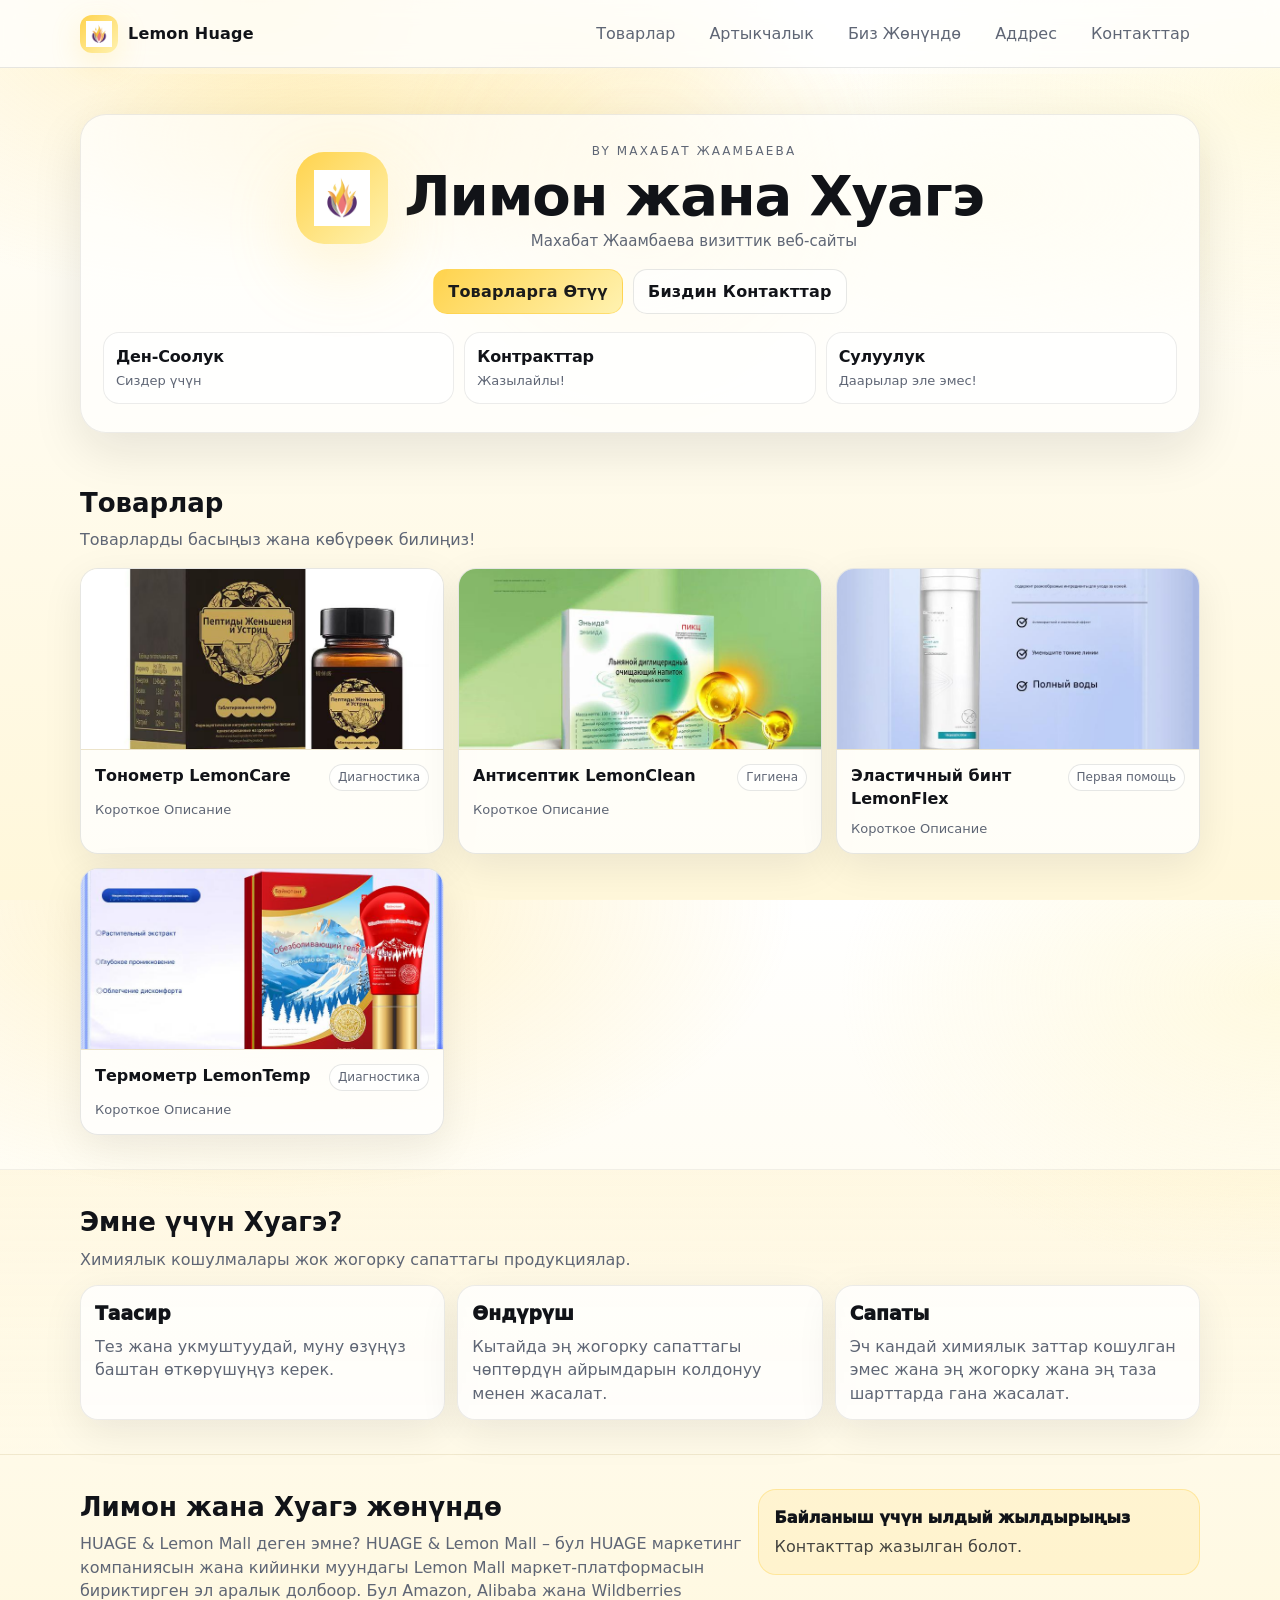
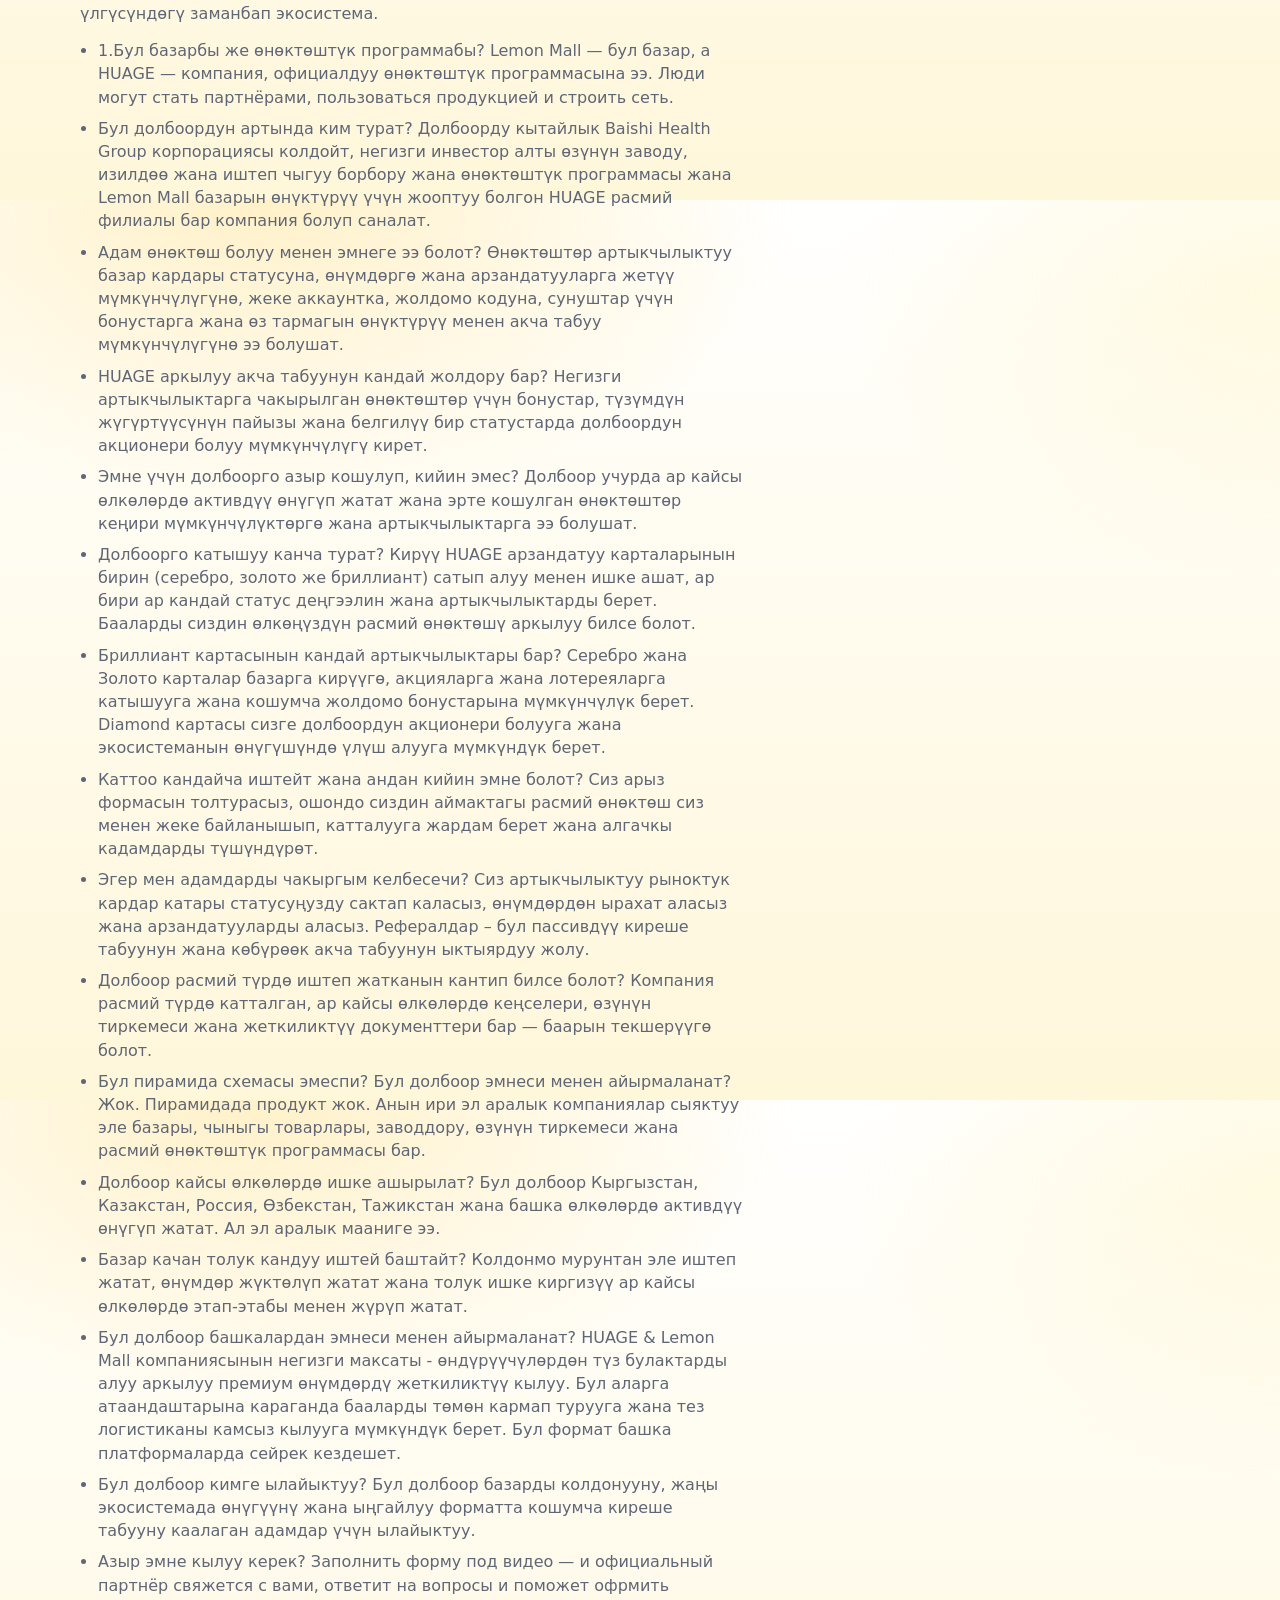
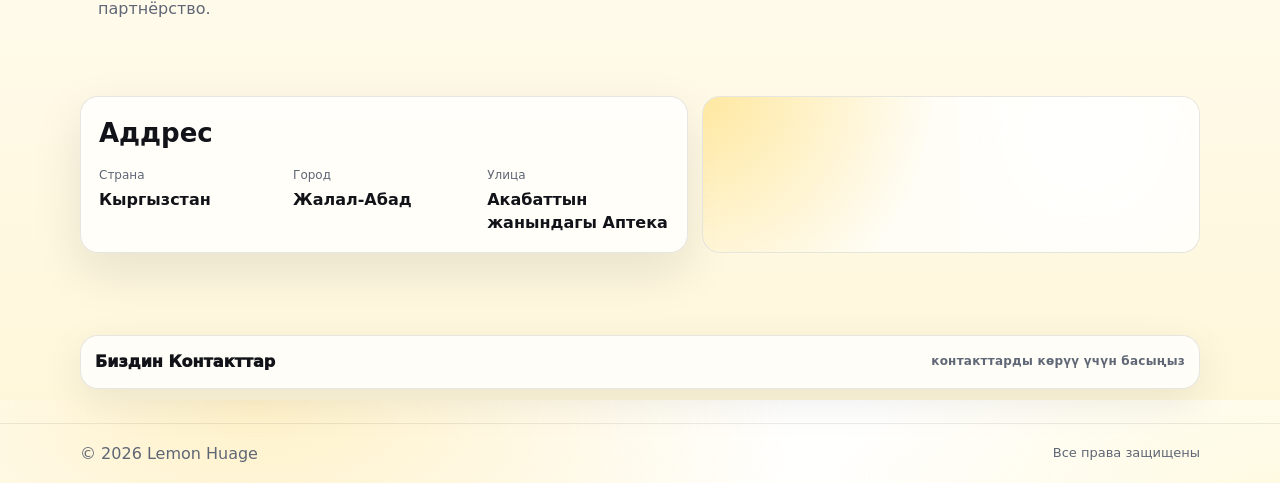
<file: Visit Lemon Huage/Code/HTML/index.html>
<!doctype html>
<html lang="ru">
<head>
    <meta charset="UTF-8" />
    <meta name="viewport" content="width=device-width, initial-scale=1" />
    <title>Lemon Huage</title>

    <link rel="stylesheet" href="../CSS/style.css" />
</head>
<body>
<header class="header header--light">
    <div class="container header__row">
        <a class="brand brand--center" href="#top" aria-label="Lemon Huage">
            <span class="brand__mark brand__mark--lemon" aria-hidden="true">
                <img class="brand__logoImg" src="../../PHOTO/LOGO.png" alt="Lemon Huage logo" />
            </span>
            <span class="brand__name">Lemon Huage</span>
        </a>

        <nav class="nav nav--light" aria-label="Навигация">
            <a class="nav__link" href="#products">Товарлар</a>
            <a class="nav__link" href="#features">Артыкчалык</a>
            <a class="nav__link" href="#about">Биз Жөнүндө</a>
            <a class="nav__link" href="#Address">Аддрес</a>
            <a class="nav__link" href="#socials">Контакттар</a>
        </nav>
    </div>
</header>

<main id="top">
    <section class="hero hero--light">
        <div class="container hero__wrap">
            <div class="hero__bg" aria-hidden="true"></div>

            <div class="hero__center">
                <div class="hero__logo">
                    <div class="hero__logoMark" aria-hidden="true">
                        <img class="hero__logoImg" src="../../PHOTO/LOGO.png" alt="" />
                    </div>
                    <div class="hero__logoText">
                        <p class="hero__kicker">by Махабат Жаамбаева</p>
                        <h1 class="hero__title">Лимон жана Хуагэ</h1>
                        <p class="hero__subtitle">
                            Махабат Жаамбаева визиттик веб-сайты
                        </p>
                    </div>
                </div>

                <div class="hero__actions">
                    <a class="btn btn--primary" href="#products">Товарларга Өтүү</a>
                    <a class="btn btn--ghost" href="#socials">Биздин Контакттар</a>
                </div>

                <div class="hero__stats" aria-label="Преимущества">
                    <div class="stat">
                        <p class="stat__value">Ден-Соолук</p>
                        <p class="stat__label">Сиздер үчүн</p>
                    </div>
                    <div class="stat">
                        <p class="stat__value">Контракттар</p>
                        <p class="stat__label">Жазылайлы!</p>
                    </div>
                    <div class="stat">
                        <p class="stat__value">Сулуулук</p>
                        <p class="stat__label">Даарылар эле эмес!</p>
                    </div>
                </div>
            </div>
        </div>
    </section>

    <section class="section section--light" id="products">
        <div class="container">
            <div class="section__head section__head--light">
                <div>
                    <h2 class="section__title">Товарлар</h2>
                    <p class="section__subtitle">Товарларды басыңыз жана көбүрөөк билиңиз!</p>
                </div>
            </div>
            <div id="productsGrid" class="grid grid--light" aria-live="polite"></div>
        </div>
    </section>

    <section class="section section--softLight" id="features">
        <div class="container">
            <div class="section__head section__head--light">
                <div>
                    <h2 class="section__title">Эмне үчүн Хуагэ?</h2>
                    <p class="section__subtitle">Химиялык кошулмалары жок жогорку сапаттагы продукциялар.</p>
                </div>
            </div>

            <div class="featureGrid">
                <article class="featureCard">
                    <h3 class="featureCard__title">Таасир</h3>
                    <p class="featureCard__text">Тез жана укмуштуудай, муну өзүңүз баштан өткөрүшүңүз керек.</p>
                </article>
                <article class="featureCard">
                    <h3 class="featureCard__title">Өндүрүш</h3>
                    <p class="featureCard__text">Кытайда эң жогорку сапаттагы чөптөрдүн айрымдарын колдонуу менен жасалат.</p>
                </article>
                <article class="featureCard">
                    <h3 class="featureCard__title">Сапаты</h3>
                    <p class="featureCard__text">Эч кандай химиялык заттар кошулган эмес жана эң жогорку жана эң таза шарттарда гана жасалат.</p>
                </article>
            </div>
        </div>
    </section>

    <section class="section section--light" id="about">
        <div class="container about about--light">
            <div class="about__main">
                <h2 class="section__title">Лимон жана Хуагэ жөнүндө</h2>
                <p class="section__subtitle">
                    HUAGE & Lemon Mall деген эмне? HUAGE & Lemon Mall – бул HUAGE маркетинг компаниясын жана кийинки муундагы Lemon Mall маркет-платформасын бириктирген эл аралык долбоор. Бул Amazon, Alibaba жана Wildberries үлгүсүндөгү заманбап экосистема.
                </p>

                <ul class="list list--light">
                    <li>1.Бул базарбы же өнөктөштүк программабы? Lemon Mall — бул базар, а HUAGE — компания, официалдуу өнөктөштүк программасына ээ. Люди могут стать партнёрами, пользоваться продукцией и строить сеть.</li>
                    <li>Бул долбоордун артында ким турат? Долбоорду кытайлык Baishi Health Group корпорациясы колдойт, негизги инвестор алты өзүнүн заводу, изилдөө жана иштеп чыгуу борбору жана өнөктөштүк программасы жана Lemon Mall базарын өнүктүрүү үчүн жооптуу болгон HUAGE расмий филиалы бар компания болуп саналат.</li>
                    <li>Адам өнөктөш болуу менен эмнеге ээ болот? Өнөктөштөр артыкчылыктуу базар кардары статусуна, өнүмдөргө жана арзандатууларга жетүү мүмкүнчүлүгүнө, жеке аккаунтка, жолдомо кодуна, сунуштар үчүн бонустарга жана өз тармагын өнүктүрүү менен акча табуу мүмкүнчүлүгүнө ээ болушат.</li>
                    <li>HUAGE аркылуу акча табуунун кандай жолдору бар? Негизги артыкчылыктарга чакырылган өнөктөштөр үчүн бонустар, түзүмдүн жүгүртүүсүнүн пайызы жана белгилүү бир статустарда долбоордун акционери болуу мүмкүнчүлүгү кирет.</li>
                    <li>Эмне үчүн долбоорго азыр кошулуп, кийин эмес? Долбоор учурда ар кайсы өлкөлөрдө активдүү өнүгүп жатат жана эрте кошулган өнөктөштөр кеңири мүмкүнчүлүктөргө жана артыкчылыктарга ээ болушат.</li>
                    <li>Долбоорго катышуу канча турат? Кирүү HUAGE арзандатуу карталарынын бирин (серебро, золото же бриллиант) сатып алуу менен ишке ашат, ар бири ар кандай статус деңгээлин жана артыкчылыктарды берет. Бааларды сиздин өлкөңүздүн расмий өнөктөшү аркылуу билсе болот.</li>
                    <li>Бриллиант картасынын кандай артыкчылыктары бар? Серебро жана Золото карталар базарга кирүүгө, акцияларга жана лотереяларга катышууга жана кошумча жолдомо бонустарына мүмкүнчүлүк берет. Diamond картасы сизге долбоордун акционери болууга жана экосистеманын өнүгүшүндө үлүш алууга мүмкүндүк берет.</li>
                    <li>Каттоо кандайча иштейт жана андан кийин эмне болот? Сиз арыз формасын толтурасыз, ошондо сиздин аймактагы расмий өнөктөш сиз менен жеке байланышып, катталууга жардам берет жана алгачкы кадамдарды түшүндүрөт.</li>
                    <li>Эгер мен адамдарды чакыргым келбесечи? Сиз артыкчылыктуу рыноктук кардар катары статусуңузду сактап каласыз, өнүмдөрдөн ырахат аласыз жана арзандатууларды аласыз. Рефералдар – бул пассивдүү киреше табуунун жана көбүрөөк акча табуунун ыктыярдуу жолу.</li>
                    <li>Долбоор расмий түрдө иштеп жатканын кантип билсе болот? Компания расмий түрдө катталган, ар кайсы өлкөлөрдө кеңселери, өзүнүн тиркемеси жана жеткиликтүү документтери бар — баарын текшерүүгө болот.</li>
                    <li>Бул пирамида схемасы эмеспи? Бул долбоор эмнеси менен айырмаланат? Жок. Пирамидада продукт жок. Анын ири эл аралык компаниялар сыяктуу эле базары, чыныгы товарлары, заводдору, өзүнүн тиркемеси жана расмий өнөктөштүк программасы бар.</li>
                    <li>Долбоор кайсы өлкөлөрдө ишке ашырылат? Бул долбоор Кыргызстан, Казакстан, Россия, Өзбекстан, Тажикстан жана башка өлкөлөрдө активдүү өнүгүп жатат. Ал эл аралык мааниге ээ.</li>
                    <li>Базар качан толук кандуу иштей баштайт? Колдонмо мурунтан эле иштеп жатат, өнүмдөр жүктөлүп жатат жана толук ишке киргизүү ар кайсы өлкөлөрдө этап-этабы менен жүрүп жатат.</li>
                    <li>Бул долбоор башкалардан эмнеси менен айырмаланат? HUAGE & Lemon Mall компаниясынын негизги максаты - өндүрүүчүлөрдөн түз булактарды алуу аркылуу премиум өнүмдөрдү жеткиликтүү кылуу. Бул аларга атаандаштарына караганда бааларды төмөн кармап турууга жана тез логистиканы камсыз кылууга мүмкүндүк берет. Бул формат башка платформаларда сейрек кездешет.</li>
                    <li>Бул долбоор кимге ылайыктуу? Бул долбоор базарды колдонууну, жаңы экосистемада өнүгүүнү жана ыңгайлуу форматта кошумча киреше табууну каалаган адамдар үчүн ылайыктуу.</li>
                    <li>Азыр эмне кылуу керек? Заполнить форму под видео — и официальный партнёр свяжется с вами, ответит на вопросы и поможет офрмить партнёрство.</li>
                </ul>
            </div>

            <aside class="about__note">
                <h3 class="about__noteTitle">Байланыш үчүн ылдый жылдырыңыз</h3>
                <p class="about__noteText">
                    Контакттар жазылган болот.
                </p>
            </aside>
        </div>
    </section>

    <section class="section section--light" id="Address">
        <div class="container contacts contacts--light">
            <div class="contacts__card contacts__card--light">
                <h2 class="section__title">Аддрес</h2>
                <p class="section__subtitle"></p>

                <div class="contacts__grid">
                    <div>
                        <p class="meta">Страна</p>
                        <p class="value">Кыргызстан</p>
                    </div>
                    <div>
                        <p class="meta">Город</p>
                        <p class="value">Жалал-Абад</p>
                    </div>
                    <div>
                        <p class="meta">Улица</p>
                        <p class="value">Акабаттын жанындагы Аптека</p>
                    </div>
                </div>
            </div>

            <div class="contacts__accent contacts__accent--light" aria-hidden="true">
                <div class="accentBlob accentBlob--lemon"></div>
                <div class="accentBlob accentBlob--white"></div>
            </div>
        </div>
    </section>

    <section class="section section--light" id="socials">
        <div class="container">
            <details class="contactsDrop">
                <summary class="contactsDrop__summary">
                    <span>Биздин Контакттар</span>
                    <span class="contactsDrop__hint">контакттарды көрүү үчүн басыңыз</span>
                </summary>

                <div class="contactsDrop__body">
                    <ul class="contactsDrop__list">
                        <li><a class="contactsDrop__link" href="https://t.me/Aitleva73" target="_blank" rel="noreferrer">Telegram: Махабат Лимон</a></li>
                        <li><a class="contactsDrop__link" href="https://wa.me/+996220054617" target="_blank" rel="noreferrer">Whatsapp. Жазуу үчүн басыңыз</a></li>
                        <li><a class="contactsDrop__link" href="tel:+70000000000">Телефон: +996220054617</a></li>
                    </ul>
                    <p class="contactsDrop__small">Telegram жана WhatsApp аркылуу жазсаңыз жакшы болот</p>
                </div>
            </details>
        </div>
    </section>
</main>

<footer class="footer footer--light">
    <div class="container footer__row">
        <p class="footer__copy">© <span id="year"></span> Lemon Huage</p>
        <p class="footer__small">Все права защищены</p>
    </div>
</footer>

<div class="modal" id="productModal" hidden aria-hidden="true">
    <div class="modal__backdrop" data-close="true"></div>

    <div class="modal__dialog" role="dialog" aria-modal="true" aria-labelledby="modalTitle">
        <button class="modal__close" type="button" data-close="true" aria-label="Закрыть">×</button>

        <div class="modal__grid">
            <div class="modal__media">
                <img class="modal__img" id="modalImg" alt="" />
            </div>

            <div class="modal__content">
                <p class="modal__tag" id="modalCategory"></p>
                <h2 class="modal__title" id="modalTitle">Название товара</h2>

                <p class="modal__price" id="modalPrice"></p>
                <p class="modal__desc" id="modalDesc"></p>

                <div class="modal__actions">
                    <a class="btn btn--ghost" id="modalOpenPage" href="./product.html?id=example">Открыть страницу</a>
                </div>

                <div class="modal__meta">
                    <div class="metaBlock">
                        <p class="metaBlock__k">Формат</p>
                        <p class="metaBlock__v" id="modalFormat">Шаблон</p>
                    </div>
                    <div class="metaBlock">
                        <p class="metaBlock__k">Примечание</p>
                        <p class="metaBlock__v">Тут позже добавишь характеристики/инструкцию</p>
                    </div>
                </div>
            </div>
        </div>

        <div class="modal__footer">
            <p class="modal__small">Это шаблон. Данные подставятся из JS по ID товара.</p>
        </div>
    </div>
</div>

<div class="cursorGlow" aria-hidden="true"></div>

<script src="../JS/script.js"></script>
</body>
</html>
</file>
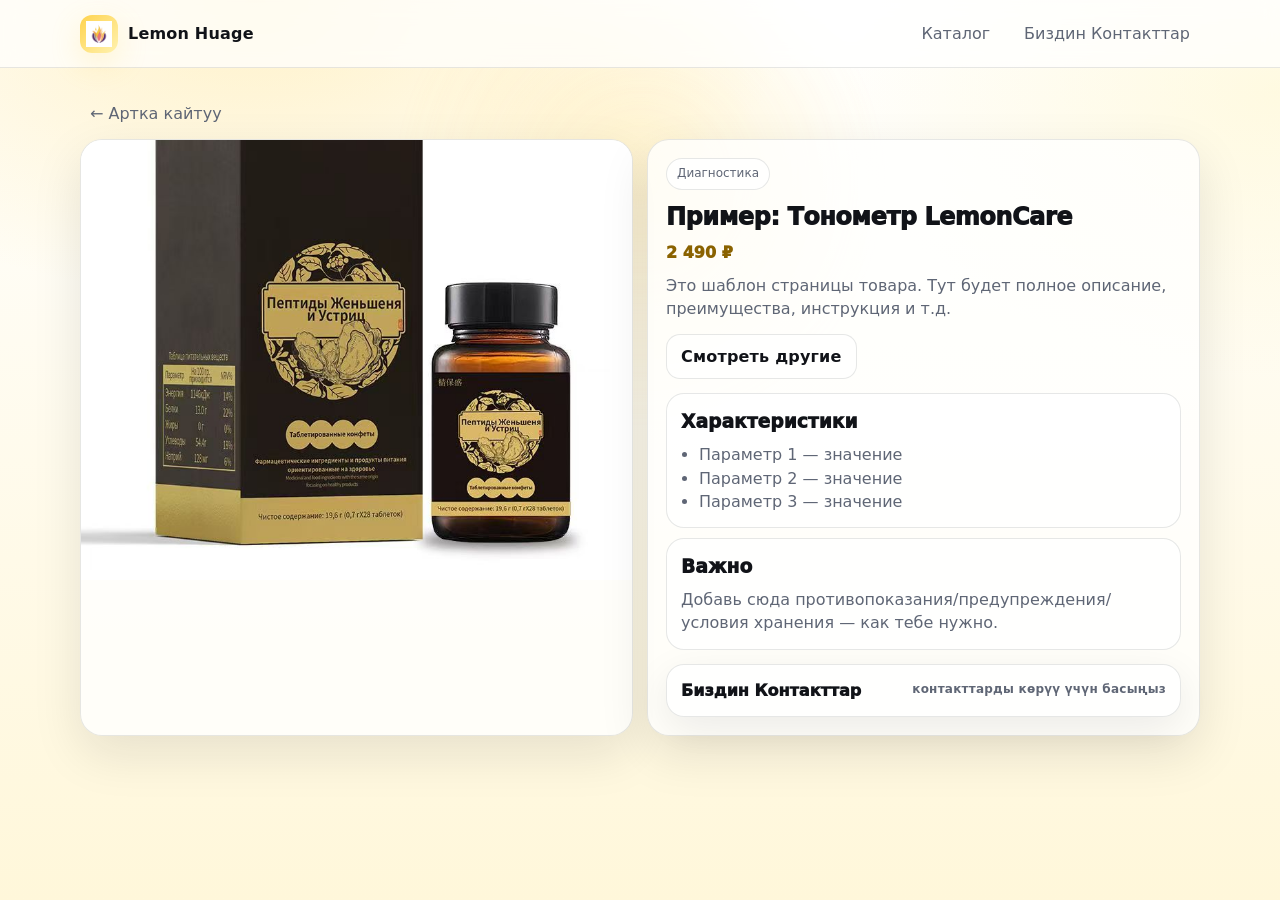
<file: Visit Lemon Huage/Code/HTML/product.html>
<!doctype html>
<html lang="ru">
<head>
  <meta charset="UTF-8" />
  <meta name="viewport" content="width=device-width, initial-scale=1" />
  <title>Товар — Lemon Huage</title>

  <link rel="stylesheet" href="../CSS/style.css" />
</head>
<body>
<header class="header header--light">
  <div class="container header__row">
    <a class="brand brand--center" href="./index.html#top" aria-label="Lemon Huage">
            <span class="brand__mark brand__mark--lemon" aria-hidden="true">
                <img class="brand__logoImg" src="../../PHOTO/LOGO.png" alt="Lemon Huage logo" />
            </span>
      <span class="brand__name">Lemon Huage</span>
    </a>

    <nav class="nav nav--light" aria-label="Навигация">
      <a class="nav__link" href="./index.html#products">Каталог</a>
      <a class="nav__link" href="./index.html#socials">Биздин Контакттар</a>
    </nav>
  </div>
</header>

<main>
  <section class="section section--light">
    <div class="container">
      <a class="nav__link" href="./index.html#products">← Артка кайтуу</a>

      <div class="productPage">
        <div class="productPage__media">
          <img class="productPage__img" id="productImg" src="../../PHOTO/AD - 1.jpg" alt="Пример товара" />
        </div>

        <div class="productPage__content">
          <p class="productPage__tag" id="productCategory">Диагностика</p>
          <h1 class="productPage__title" id="productTitle">Пример: Тонометр LemonCare</h1>
          <p class="productPage__price" id="productPrice">2 490 ₽</p>

          <p class="productPage__desc" id="productDesc">
            Это шаблон страницы товара. Тут будет полное описание, преимущества, инструкция и т.д.
          </p>

          <div class="productPage__actions">
            <a class="btn btn--ghost" href="./index.html#products">Смотреть другие</a>
          </div>

          <div class="productPage__blocks">
            <div class="infoBlock">
              <h3 class="infoBlock__title">Характеристики</h3>
              <ul class="infoBlock__list">
                <li>Параметр 1 — значение</li>
                <li>Параметр 2 — значение</li>
                <li>Параметр 3 — значение</li>
              </ul>
            </div>

            <div class="infoBlock">
              <h3 class="infoBlock__title">Важно</h3>
              <p class="infoBlock__text">
                Добавь сюда противопоказания/предупреждения/условия хранения — как тебе нужно.
              </p>
            </div>
          </div>

          <details class="contactsDrop">
            <summary class="contactsDrop__summary">
              <span>Биздин Контакттар</span>
              <span class="contactsDrop__hint">контакттарды көрүү үчүн басыңыз</span>
            </summary>

            <div class="contactsDrop__body">
              <ul class="contactsDrop__list">
                <li><a class="contactsDrop__link" href="https://t.me/Aitleva73" target="_blank" rel="noreferrer">Telegram: Махабат Лимон</a></li>
                <li><a class="contactsDrop__link" href="https://wa.me/+996220054617" target="_blank" rel="noreferrer">Whatsapp. Жазуу үчүн басыңыз</a></li>
                <li><a class="contactsDrop__link" href="tel:+70000000000">Телефон: +996220054617</a></li>
              </ul>
            </div>
          </details>


        </div>
      </div>
    </div>
  </section>
</main>

<div class="cursorGlow" aria-hidden="true"></div>
<script src="../JS/script.js"></script>
</body>
</html>
</file>
<file: Visit Lemon Huage/Code/CSS/style.css>
:root{
    --bg: #ffffff;
    --bg2:#fff7da;

    --panel:#ffffff;
    --panel2:#fffdf2;

    --text:#111318;
    --muted:#5f6675;

    --line: rgba(17, 19, 24, .10);

    --lemon:#ffd34d;
    --lemon2:#fff2b0;

    --shadow: 0 18px 50px rgba(17, 19, 24, .10);
    --radius: 18px;

    /* mouse glow position */
    --mx: 50vw;
    --my: 20vh;
}

*{box-sizing:border-box}
html,body{height:100%}
body{
    margin:0;
    font-family: ui-sans-serif, system-ui, -apple-system, Segoe UI, Roboto, Arial, "Noto Sans", "Helvetica Neue", sans-serif;
    color: var(--text);
    line-height:1.45;

    background:
            radial-gradient(900px 500px at 20% 0%, rgba(255, 211, 77, .30), transparent 60%),
            radial-gradient(800px 520px at 100% 10%, rgba(255, 242, 176, .35), transparent 55%),
            linear-gradient(180deg, var(--bg), var(--bg2));
}

a{color:inherit; text-decoration:none}
.container{width:min(1120px, calc(100% - 32px)); margin:0 auto}

[hidden]{display:none !important}

/* cursor glow */
.cursorGlow{
    position: fixed;
    inset: 0;
    pointer-events: none;
    z-index: 2;
    opacity: .80;
    background:
            radial-gradient(340px 340px at var(--mx) var(--my),
            rgba(255, 211, 77, .28),
            rgba(255, 211, 77, .14) 35%,
            transparent 72%);
    filter: blur(14px);
    transition: opacity .25s ease;
}
@media (prefers-reduced-motion: reduce){
    .cursorGlow{display:none}
}

/* header */
.header{
    position:sticky;
    top:0;
    z-index:10;
    backdrop-filter: blur(10px);
    background: rgba(255,255,255,.72);
    border-bottom: 1px solid var(--line);
}
.header__row{
    display:flex;
    align-items:center;
    justify-content:space-between;
    padding:14px 0;
    gap:16px;
}
.brand{display:flex; align-items:center; gap:10px}
.brand__mark{
    width:38px; height:38px;
    border-radius:12px;
    display:grid; place-items:center;
    background: linear-gradient(135deg, var(--lemon), var(--lemon2));
    color:#1a1a1a;
    font-weight:900;
    letter-spacing:.5px;
    box-shadow: 0 10px 30px rgba(255, 211, 77, .22);
    overflow:hidden;
}
.brand__logoImg{
    width: 26px;
    height: 26px;
    object-fit: contain;
    display:block;
}
.brand__name{font-weight:800; letter-spacing:.2px}
.nav{display:flex; gap:14px; flex-wrap:wrap; justify-content:flex-end}
.nav__link{
    color: var(--muted);
    padding:8px 10px;
    border-radius:12px;
    transition:.2s ease;
}
.nav__link:hover{
    background: rgba(17, 19, 24, .04);
    color: var(--text);
}

/* hero */
.hero{
    position:relative;
    padding: 46px 0 18px;
}
.hero__wrap{position:relative}
.hero__bg{
    position:absolute;
    inset:-40px -10px auto -10px;
    height: 340px;
    border-radius: 26px;
    background:
            radial-gradient(480px 220px at 25% 20%, rgba(255, 211, 77, .45), transparent 60%),
            radial-gradient(520px 260px at 80% 35%, rgba(255, 242, 176, .55), transparent 62%);
    opacity:.55;
    z-index:0;
}
.hero__center{
    position:relative;
    z-index:3;
    border-radius: 26px;
    border: 1px solid rgba(17, 19, 24, .08);
    background: rgba(255,255,255,.68);
    box-shadow: var(--shadow);
    padding: 28px 22px;
}
.hero__logo{
    display:flex;
    gap:16px;
    align-items:center;
    justify-content:center;
    flex-wrap:wrap;
    text-align:center;
}
.hero__logoMark{
    width: 92px;
    height: 92px;
    border-radius: 28px;
    display:grid;
    place-items:center;
    background: linear-gradient(135deg, var(--lemon), var(--lemon2));
    box-shadow: 0 26px 70px rgba(255, 211, 77, .22);
    position: relative;
    overflow:hidden;
}
.hero__logoImg{
    width: 56px;
    height: 56px;
    object-fit: contain;
    display:block;
}
.hero__logoMark::after{
    content:"";
    position:absolute;
    inset:-18px;
    border-radius: 34px;
    background: radial-gradient(circle at 40% 30%, rgba(255,211,77,.38), transparent 60%);
    filter: blur(14px);
    opacity:.8;
    z-index:-1;
}
.hero__kicker{
    margin: 0;
    color: var(--muted);
    letter-spacing: .18em;
    text-transform: uppercase;
    font-size: 12px;
}
.hero__title{
    margin: 6px 0 6px;
    font-size: clamp(34px, 5vw, 56px);
    line-height: 1.04;
    letter-spacing: -.02em;
}
.hero__subtitle{
    margin: 0 auto;
    color: var(--muted);
    max-width: 66ch;
    font-size: 15px;
}
.hero__actions{
    margin-top: 16px;
    display:flex;
    gap:10px;
    flex-wrap:wrap;
    justify-content:center;
}
.hero__stats{
    margin-top: 18px;
    display:grid;
    grid-template-columns: repeat(3, minmax(0, 1fr));
    gap: 10px;
}
.stat{
    border: 1px solid rgba(17, 19, 24, .08);
    border-radius: 16px;
    background: rgba(255,255,255,.70);
    padding: 12px 12px;
}
.stat__value{
    margin:0;
    font-weight: 900;
    letter-spacing: -.01em;
}
.stat__label{
    margin:4px 0 0;
    color: var(--muted);
    font-size: 13px;
}

/* buttons */
.btn{
    display:inline-flex;
    align-items:center;
    justify-content:center;
    padding:10px 14px;
    border-radius:14px;
    border:1px solid rgba(17, 19, 24, .10);
    font-weight:750;
    letter-spacing:.2px;
    transition:.18s ease;
    background: rgba(255,255,255,.75);
}
.btn--primary{
    background: linear-gradient(135deg, var(--lemon), var(--lemon2));
    border-color: rgba(255, 211, 77, .55);
    color:#1b1b1b;
}
.btn--primary:hover{filter:saturate(1.05); transform: translateY(-1px)}
.btn--ghost{
    background: rgba(255,255,255,.65);
    color: var(--text);
}
.btn--ghost:hover{background: rgba(17, 19, 24, .04); transform: translateY(-1px)}

/* sections */
.section{padding:34px 0; position:relative; z-index:3}
.section--softLight{
    background: linear-gradient(180deg, rgba(255, 211, 77, .10), rgba(255,255,255,0));
    border-top: 1px solid rgba(17, 19, 24, .06);
    border-bottom: 1px solid rgba(17, 19, 24, .06);
}
.section__head{
    display:flex;
    align-items:flex-end;
    justify-content:space-between;
    gap:14px;
    flex-wrap:wrap;
}
.section__title{margin:0; font-size:26px}
.section__subtitle{margin:6px 0 0; color:var(--muted); max-width:70ch}

/* toolbar */
.toolbar{
    margin-top:16px;
    display:grid;
    grid-template-columns: 1fr 240px;
    gap:12px;
    align-items:end;
}
.toolbar__group{display:flex; flex-direction:column; gap:6px}
.label{color:var(--muted); font-size:13px}
.input,.select{
    width:100%;
    padding:10px 12px;
    border-radius:14px;
    border:1px solid rgba(17, 19, 24, .10);
    background: rgba(255,255,255,.75);
    color:var(--text);
    outline:none;
}
.input::placeholder{color: rgba(95, 102, 117, .85)}
.input:focus,.select:focus{
    border-color: rgba(255, 211, 77, .70);
    box-shadow: 0 0 0 3px rgba(255, 211, 77, .20);
}

/* products */
.grid{
    margin-top:16px;
    display:grid;
    grid-template-columns: repeat(3, 1fr);
    gap:14px;
    position: relative;
    z-index: 3;
}
.card{
    border-radius: var(--radius);
    border:1px solid rgba(17, 19, 24, .10);
    background: rgba(255,255,255,.78);
    box-shadow: 0 12px 40px rgba(17, 19, 24, .08);
    overflow:hidden;
    cursor:pointer;
    transition: .18s ease;
    transform: perspective(900px) rotateX(var(--rx, 0deg)) rotateY(var(--ry, 0deg)) translateY(var(--ty, 0px));
    will-change: transform;
}
.card:hover{
    --ty: -2px;
    border-color: rgba(255, 211, 77, .45);
}
.card:focus-within{outline: 2px solid rgba(255, 211, 77, .55); outline-offset: 2px}

/* reveal only with JS */
.js .card{opacity:0}
.js .card.is-in{opacity:1; transition: opacity .35s ease, transform .25s ease}

.card__imgWrap{
    background: linear-gradient(135deg, rgba(255, 211, 77, .18), rgba(255, 242, 176, .20));
    border-bottom: 1px solid rgba(17, 19, 24, .08);
}
.card__img{
    width:100%;
    height:180px;
    object-fit:cover;
    display:block;
}
.card__body{padding:14px}
.card__top{display:flex; justify-content:space-between; gap:10px; align-items:flex-start}
.card__title{margin:0; font-size:16px; font-weight:900}
.card__tag{
    font-size:12px;
    color: var(--muted);
    border:1px solid rgba(17, 19, 24, .10);
    padding:4px 8px;
    border-radius:999px;
    white-space:nowrap;
    background: rgba(255,255,255,.7);
}
.card__descHint{margin:10px 0 0; color:var(--muted); font-size:13px}

/* details animation (JS adds .is-open + toggles hidden) */
.card__details{
    overflow: hidden;
    max-height: 0;
    opacity: 0;
    transform: translateY(-6px);
    transition:
            max-height .38s cubic-bezier(.2,.8,.2,1),
            opacity .28s ease,
            transform .28s ease;
    will-change: max-height, opacity, transform;

    padding:14px;
    border-top: 1px solid rgba(17, 19, 24, .08);
    background: rgba(255, 247, 218, .45);
}
.card__details.is-open{
    max-height: 520px;
    opacity: 1;
    transform: translateY(0);
}
.card.card--open{
    border-color: rgba(255, 211, 77, .55);
    box-shadow: 0 18px 60px rgba(17, 19, 24, .12);
}

.details__row{display:flex; gap:10px; flex-wrap:wrap; align-items:center; justify-content:space-between}
.price{font-weight:950; letter-spacing:.2px; color: #8a6200}
.miniBtn{
    display:inline-flex;
    align-items:center;
    justify-content:center;
    padding:8px 10px;
    border-radius:12px;
    border:1px solid rgba(17, 19, 24, .10);
    background: rgba(255,255,255,.80);
    color: var(--text);
    font-weight:800;
}
.miniBtn:hover{background: rgba(17, 19, 24, .04)}
.details__text{margin:10px 0 0; color:var(--muted)}

/* features */
.featureGrid{
    margin-top: 14px;
    display:grid;
    grid-template-columns: repeat(3, minmax(0, 1fr));
    gap: 12px;
}
.featureCard{
    border-radius: 18px;
    border: 1px solid rgba(17, 19, 24, .08);
    background: rgba(255,255,255,.78);
    box-shadow: 0 12px 40px rgba(17, 19, 24, .08);
    padding: 14px;
}
.featureCard__title{margin:0; font-weight:950}
.featureCard__text{margin:8px 0 0; color: var(--muted)}

/* about */
.about{
    display:grid;
    grid-template-columns: 1.2fr .8fr;
    gap:14px;
    align-items:start;
}
.list{margin:14px 0 0; padding-left:18px; color:var(--muted)}
.list li{margin:8px 0}

.about__note{
    border-radius: 18px;
    border: 1px solid rgba(255, 211, 77, .40);
    background: rgba(255, 211, 77, .14);
    padding: 16px;
}
.about__noteTitle{margin:0 0 6px; font-size:16px; font-weight:950}
.about__noteText{margin:0; color: rgba(17, 19, 24, .78)}

/* contacts */
.contacts{
    display:grid;
    grid-template-columns: 1.1fr .9fr;
    gap:14px;
    align-items:stretch;
}
.contacts__card{
    border-radius: var(--radius);
    border:1px solid rgba(17, 19, 24, .10);
    background: rgba(255,255,255,.78);
    box-shadow: var(--shadow);
    padding:18px;
}
.contacts__grid{
    margin-top:14px;
    display:grid;
    grid-template-columns: repeat(3, 1fr);
    gap:12px;
}
.meta{margin:0; color:var(--muted); font-size:12px}
.value{margin:4px 0 0; font-weight:900}

.contacts__accent{
    border-radius: var(--radius);
    border:1px solid rgba(17, 19, 24, .10);
    background: rgba(255,255,255,.65);
    position:relative;
    overflow:hidden;
}
.accentBlob{
    position:absolute;
    width:420px; height:420px;
    filter: blur(2px);
}
.accentBlob--lemon{
    left:-140px; top:-140px;
    background: radial-gradient(circle at 30% 30%, rgba(255,211,77,.55), transparent 60%);
}
.accentBlob--white{
    right:-180px; bottom:-180px;
    background: radial-gradient(circle at 30% 30%, rgba(255,255,255,.90), transparent 60%);
}

/* footer */
.footer{
    border-top:1px solid rgba(17, 19, 24, .08);
    padding:18px 0;
    color: var(--muted);
    position:relative;
    z-index:3;
}
.footer__row{display:flex; justify-content:space-between; gap:10px; flex-wrap:wrap; align-items:center}
.footer__copy{margin:0}
.footer__small{margin:0; font-size:13px}

/* our contacts dropdown */
.contactsDrop{
    margin-top: 14px;
    border-radius: 18px;
    border: 1px solid rgba(17, 19, 24, .10);
    background: rgba(255,255,255,.78);
    box-shadow: 0 12px 40px rgba(17, 19, 24, .08);
    overflow:hidden;
}
.contactsDrop__summary{
    list-style:none;
    cursor:pointer;
    padding: 14px 14px;
    display:flex;
    align-items:center;
    justify-content:space-between;
    gap:10px;
    font-weight: 950;
}
.contactsDrop__summary::-webkit-details-marker{display:none}
.contactsDrop__hint{
    font-weight: 750;
    color: var(--muted);
    font-size: 12px;
    letter-spacing: .02em;
}
.contactsDrop__body{
    padding: 0 14px 14px;
    max-height: 0;
    opacity: 0;
    transform: translateY(-6px);
    transition:
            max-height .35s cubic-bezier(.2,.8,.2,1),
            opacity .25s ease,
            transform .25s ease;
    overflow:hidden;
}
.contactsDrop[open] .contactsDrop__body{
    max-height: 340px;
    opacity: 1;
    transform: translateY(0);
}
.contactsDrop__list{
    margin: 10px 0 0;
    padding-left: 18px;
    color: var(--muted);
}
.contactsDrop__list li{margin: 8px 0}
.contactsDrop__link{
    color: inherit;
    text-decoration: none;
    border-bottom: 1px dashed rgba(17, 19, 24, .20);
}
.contactsDrop__link:hover{
    color: var(--text);
    border-bottom-color: rgba(255, 211, 77, .85);
}
.contactsDrop__small{
    margin: 10px 0 0;
    color: var(--muted);
    font-size: 13px;
}

/* modal */
.modal{
    position: fixed;
    inset: 0;
    z-index: 50;
}
.modal__backdrop{
    position:absolute;
    inset:0;
    background: rgba(17, 19, 24, .38);
    backdrop-filter: blur(6px);
}
.modal__dialog{
    position: relative;
    width: min(980px, calc(100% - 28px));
    margin: 6vh auto;
    border-radius: 22px;
    border: 1px solid rgba(17, 19, 24, .10);
    background: rgba(255,255,255,.92);
    box-shadow: 0 30px 100px rgba(17, 19, 24, .22);
    overflow:hidden;
}
.modal__close{
    position:absolute;
    top: 10px;
    right: 10px;
    width: 40px;
    height: 40px;
    border-radius: 14px;
    border: 1px solid rgba(17, 19, 24, .10);
    background: rgba(255,255,255,.85);
    cursor:pointer;
    font-size: 22px;
    line-height: 1;
}
.modal__close:hover{background: rgba(17, 19, 24, .04)}
.modal__grid{
    display:grid;
    grid-template-columns: .95fr 1.05fr;
    gap: 0;
}
.modal__media{
    background: linear-gradient(135deg, rgba(255, 211, 77, .18), rgba(255, 242, 176, .22));
    border-right: 1px solid rgba(17, 19, 24, .08);
}
.modal__img{
    width:100%;
    height: 100%;
    max-height: 520px;
    object-fit: cover;
    display:block;
}
.modal__content{padding: 18px}
.modal__tag{
    margin:0;
    display:inline-block;
    padding: 6px 10px;
    border-radius: 999px;
    border: 1px solid rgba(17, 19, 24, .10);
    background: rgba(255,255,255,.80);
    color: var(--muted);
    font-size: 12px;
}
.modal__title{margin: 10px 0 6px; font-weight: 950; letter-spacing: -.02em}
.modal__price{margin: 0; font-weight: 950; color: #8a6200}
.modal__desc{margin: 10px 0 0; color: var(--muted)}
.modal__actions{margin-top: 14px; display:flex; gap: 10px; flex-wrap:wrap}
.modal__meta{
    margin-top: 14px;
    display:grid;
    grid-template-columns: repeat(2, minmax(0, 1fr));
    gap: 10px;
}
.metaBlock{
    border: 1px solid rgba(17, 19, 24, .08);
    border-radius: 16px;
    background: rgba(255,255,255,.75);
    padding: 12px;
}
.metaBlock__k{margin:0; color: var(--muted); font-size: 12px}
.metaBlock__v{margin:6px 0 0; font-weight: 900}
.modal__footer{
    border-top: 1px solid rgba(17, 19, 24, .08);
    padding: 12px 18px;
    background: rgba(255, 247, 218, .35);
}
.modal__small{margin:0; color: var(--muted); font-size: 13px}

/* product page */
.productPage{
    margin-top: 14px;
    display:grid;
    grid-template-columns: 1fr 1fr;
    gap: 14px;
}
.productPage__media{
    border-radius: 22px;
    border: 1px solid rgba(17, 19, 24, .10);
    background: rgba(255,255,255,.78);
    overflow:hidden;
    box-shadow: var(--shadow);
}
.productPage__img{
    width:100%;
    height: 440px;
    object-fit: cover;
    display:block;
}
.productPage__content{
    border-radius: 22px;
    border: 1px solid rgba(17, 19, 24, .10);
    background: rgba(255,255,255,.78);
    box-shadow: var(--shadow);
    padding: 18px;
}
.productPage__tag{
    margin:0;
    display:inline-block;
    padding: 6px 10px;
    border-radius: 999px;
    border: 1px solid rgba(17, 19, 24, .10);
    background: rgba(255,255,255,.80);
    color: var(--muted);
    font-size: 12px;
}
.productPage__title{margin: 10px 0 6px; font-weight: 950; letter-spacing: -.02em}
.productPage__price{margin:0; font-weight: 950; color:#8a6200}
.productPage__desc{margin: 10px 0 0; color: var(--muted)}
.productPage__actions{margin-top: 14px; display:flex; gap: 10px; flex-wrap:wrap}
.productPage__blocks{
    margin-top: 14px;
    display:grid;
    grid-template-columns: 1fr;
    gap: 10px;
}
.infoBlock{
    border-radius: 18px;
    border: 1px solid rgba(17, 19, 24, .10);
    background: rgba(255,255,255,.78);
    padding: 14px;
}
.infoBlock__title{margin:0; font-weight: 950}
.infoBlock__text{margin: 8px 0 0; color: var(--muted)}
.infoBlock__list{margin: 8px 0 0; color: var(--muted); padding-left: 18px}
.productPage__small{margin: 12px 0 0; color: var(--muted); font-size: 13px}

/* responsive */
@media (max-width: 980px){
    .modal__grid{grid-template-columns: 1fr}
    .modal__media{border-right:0; border-bottom: 1px solid rgba(17, 19, 24, .08)}
    .modal__img{max-height: 360px}
}
@media (max-width: 950px){
    .grid{grid-template-columns: repeat(2, 1fr)}
    .toolbar{grid-template-columns: 1fr}
    .about{grid-template-columns: 1fr}
    .contacts{grid-template-columns: 1fr}
    .contacts__grid{grid-template-columns: 1fr}
    .featureGrid{grid-template-columns: 1fr}
    .hero__stats{grid-template-columns: 1fr}
    .productPage{grid-template-columns: 1fr}
    .productPage__img{height: 360px}
}
@media (max-width: 560px){
    .grid{grid-template-columns: 1fr}
    .card__img{height:200px}
    .nav{gap:8px}
}
</file>
